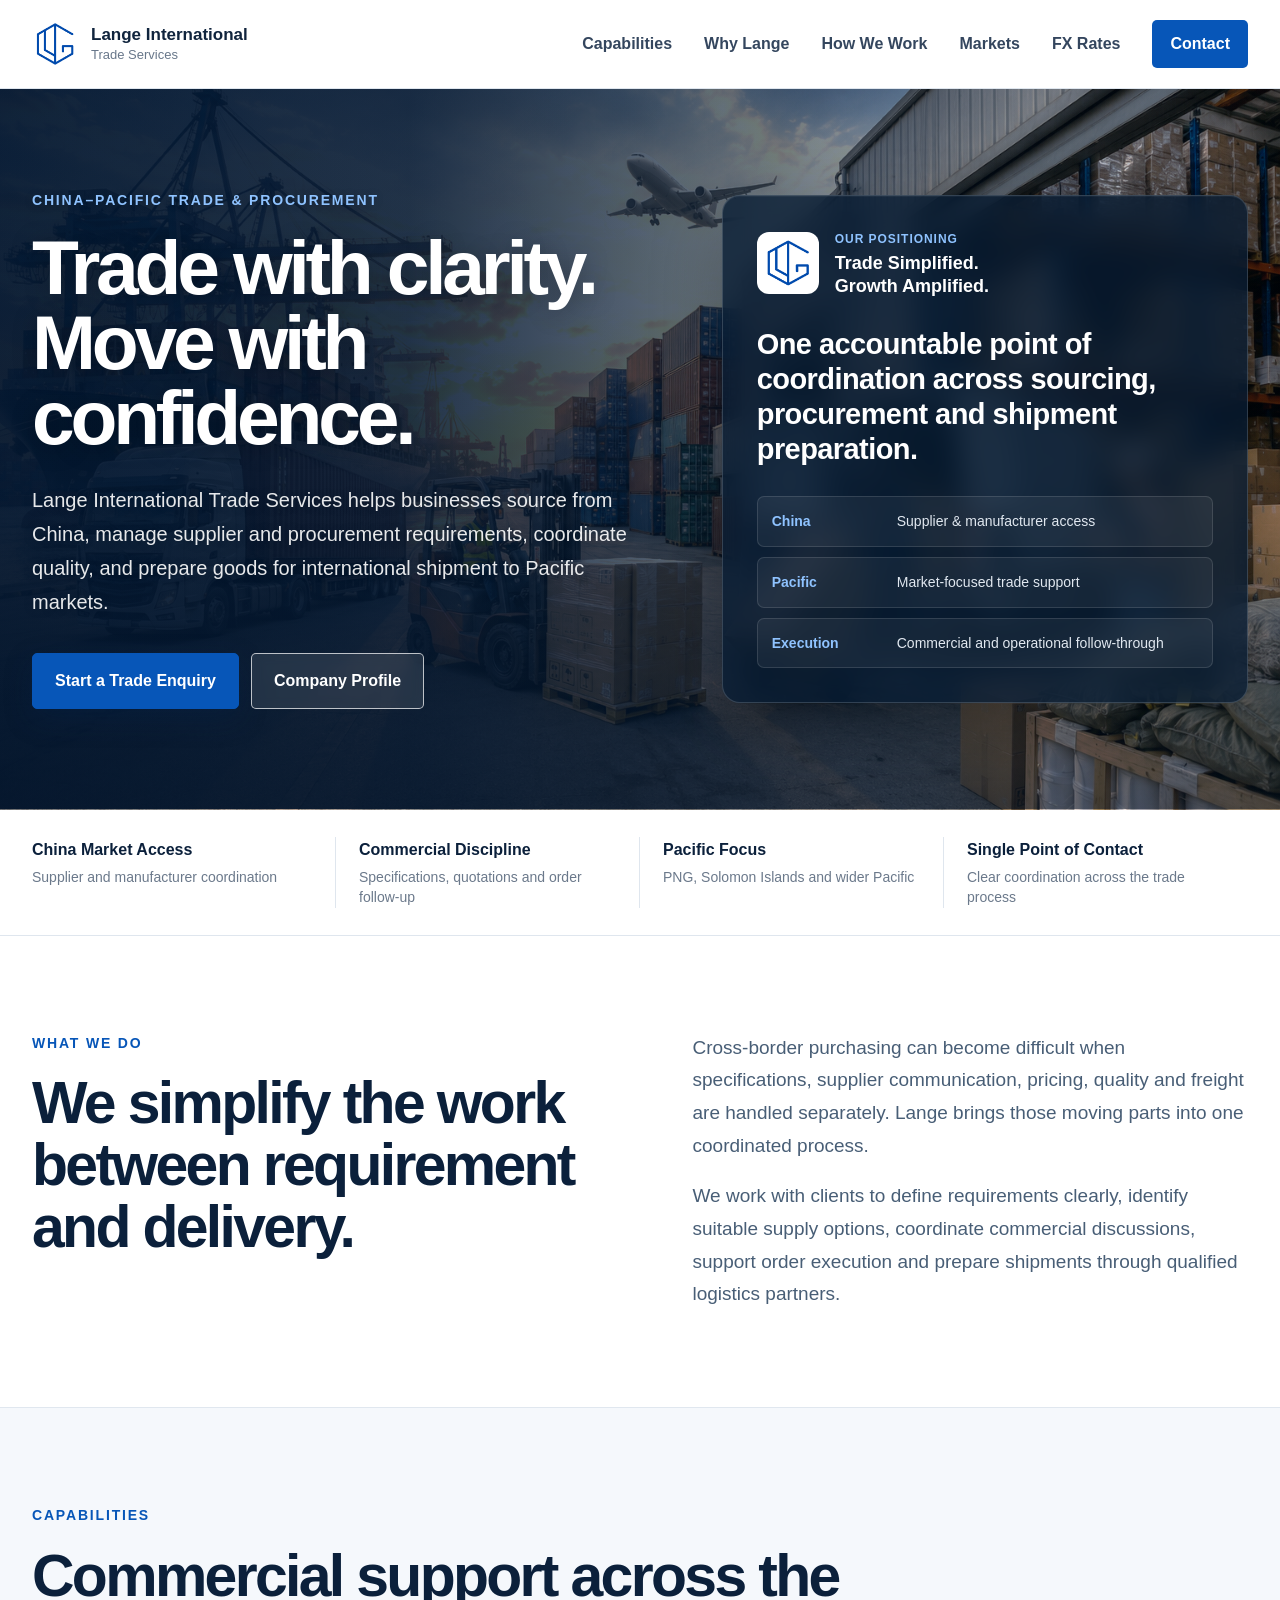
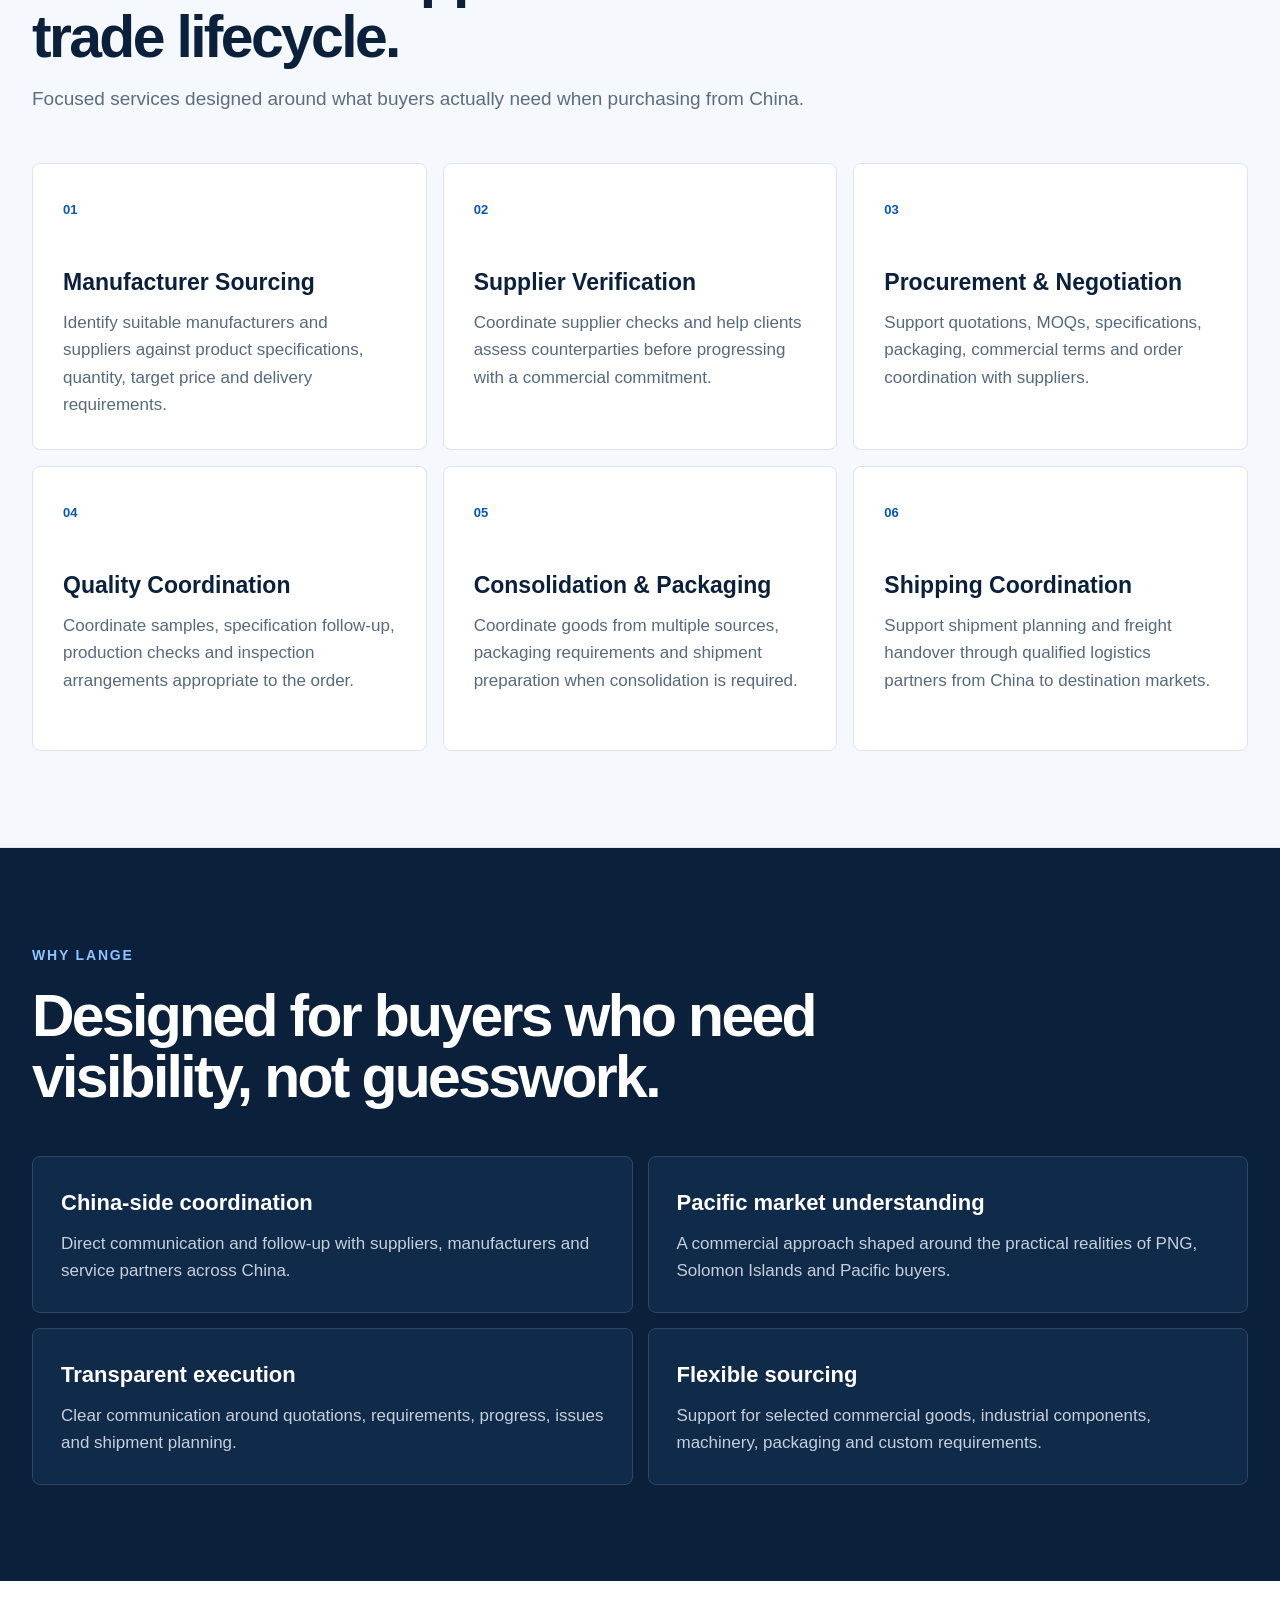
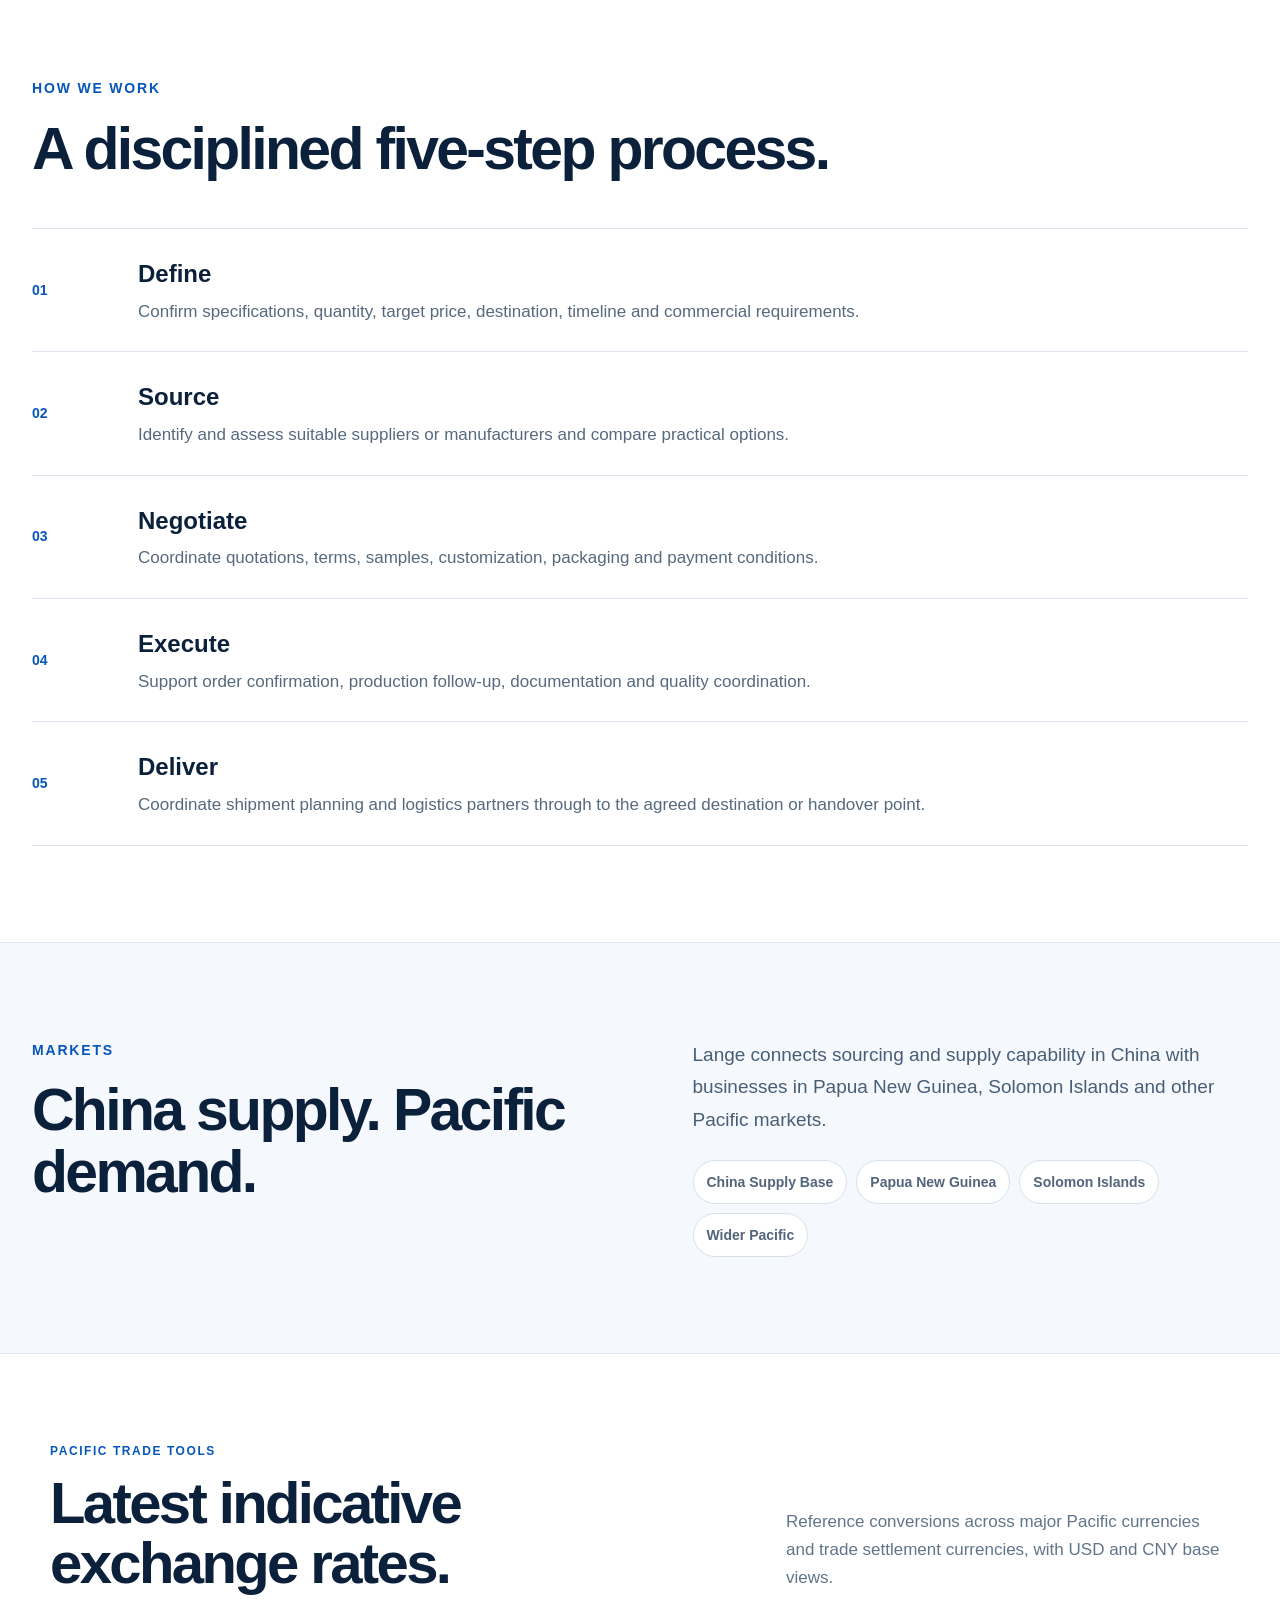
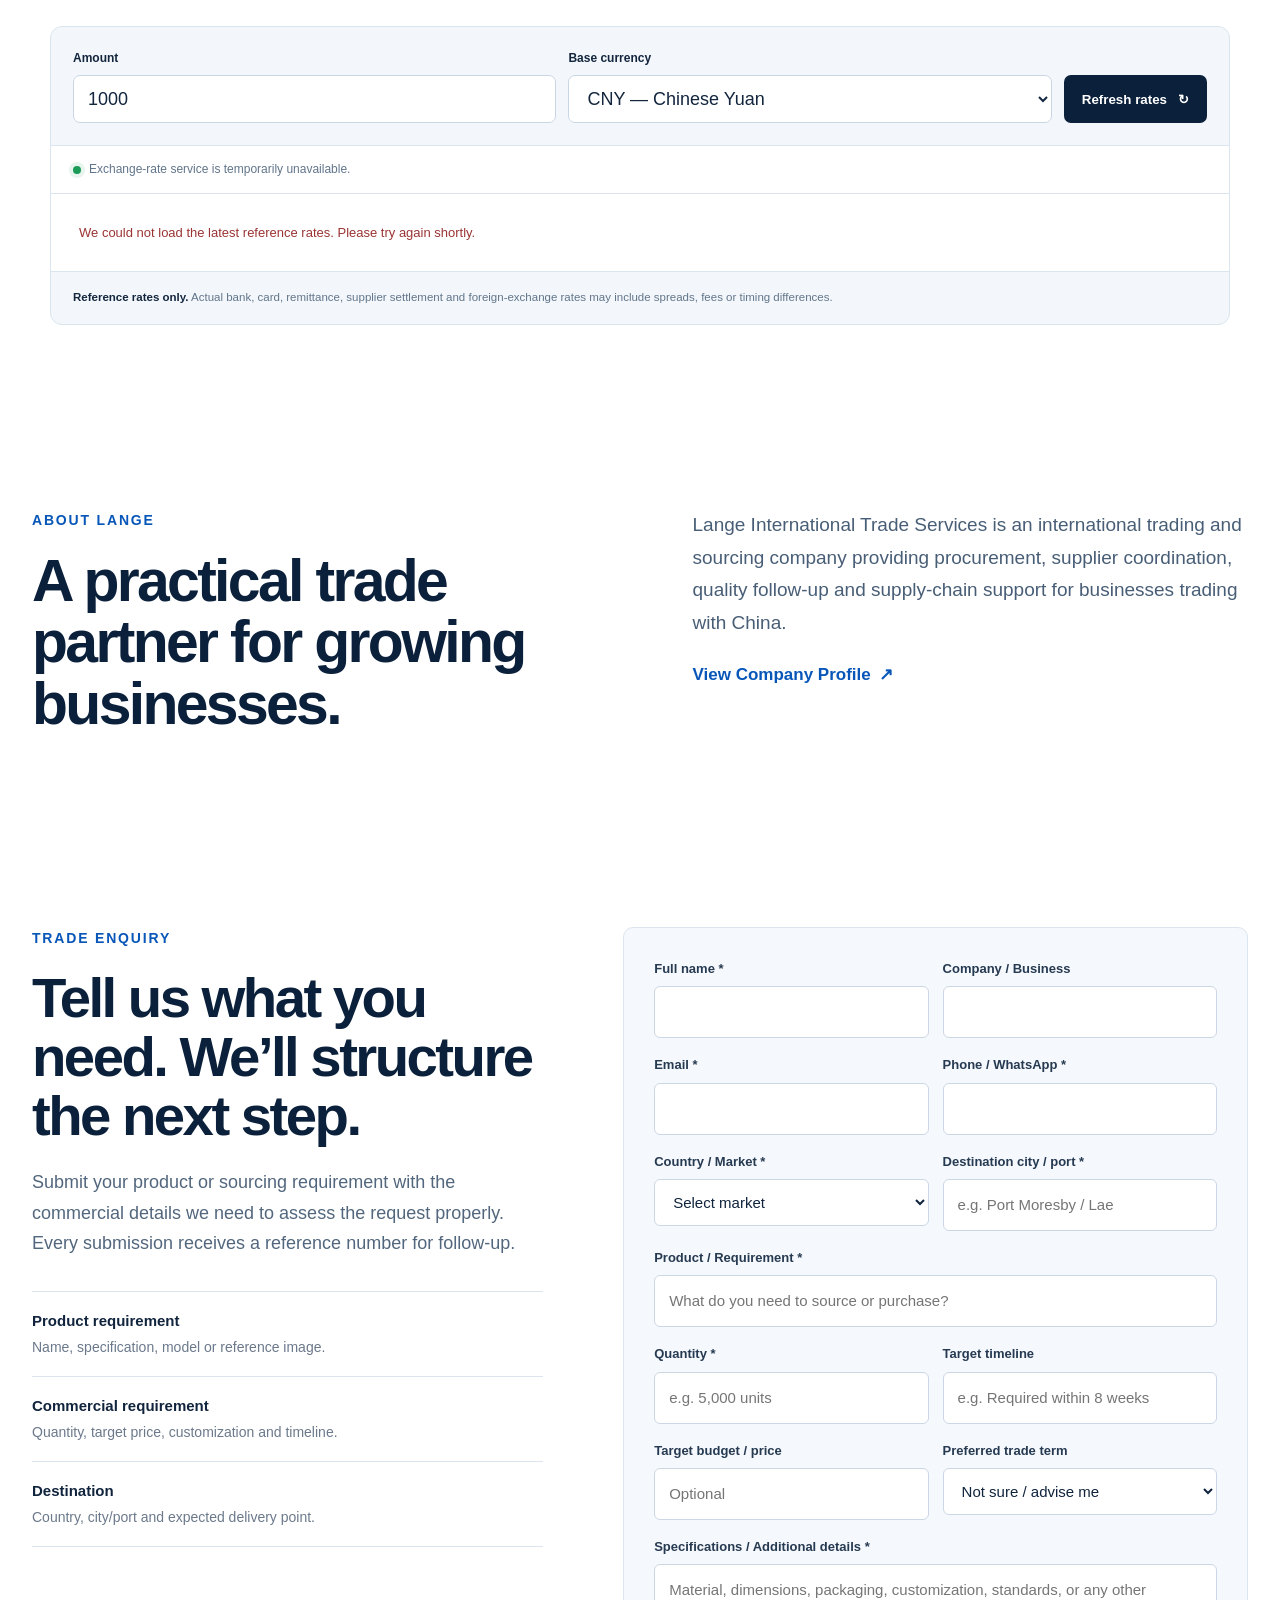
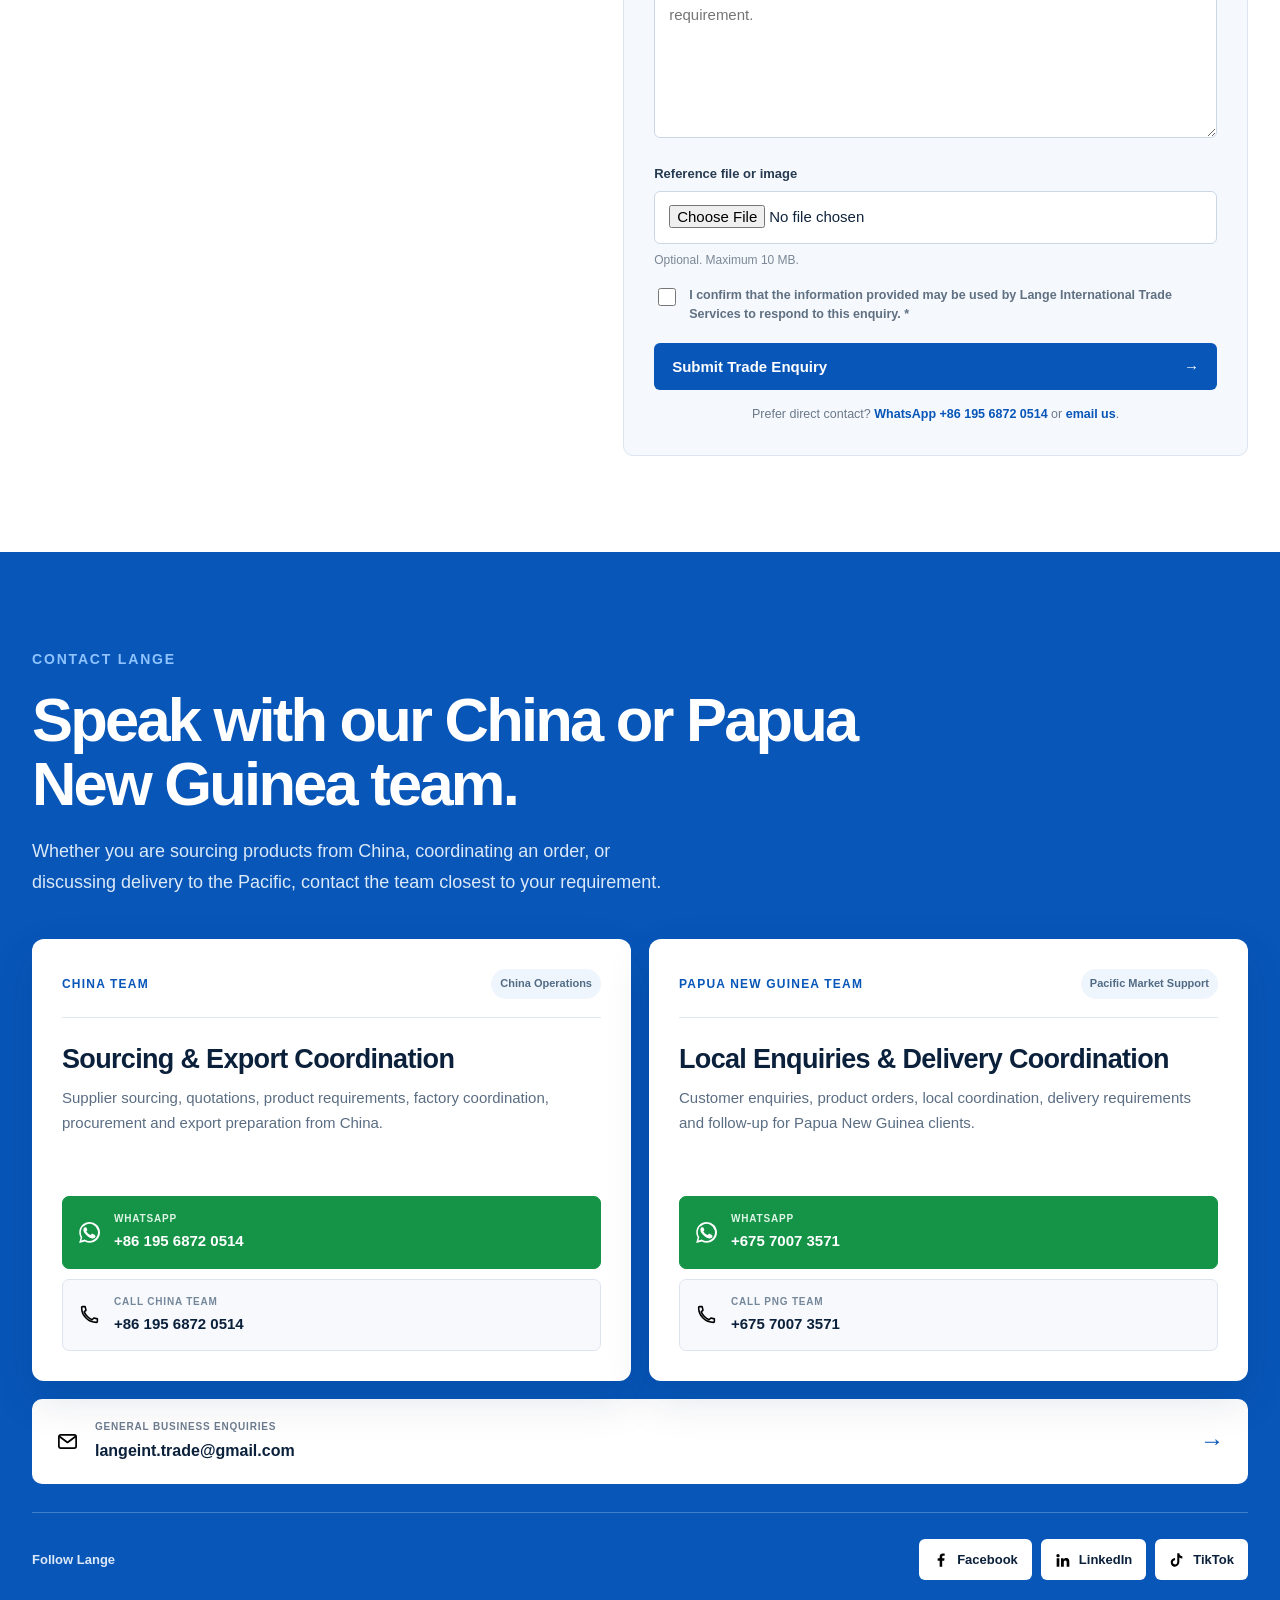
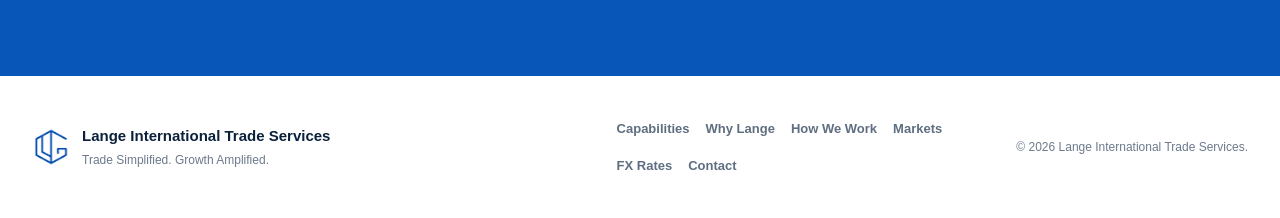
<file: index.html>
<!doctype html>
<html lang="en">
<head>
  <meta charset="utf-8">
  <meta name="viewport" content="width=device-width, initial-scale=1">
  <meta name="theme-color" content="#0756B8">
  <meta name="description" content="Lange International Trade Services helps Pacific businesses source, procure and coordinate goods from China with clearer supplier, quality and shipment management.">
  <meta property="og:title" content="Lange International Trade Services">
  <meta property="og:description" content="China–Pacific sourcing, procurement and supply-chain coordination.">
  <meta property="og:type" content="website">
  <meta property="og:image" content="images/logo.png">
  <title>Lange International Trade Services | China–Pacific Trade</title>
  <link rel="icon" href="images/favicon.png">
  <link rel="stylesheet" href="style.css">
</head>
<body>
<a class="skip" href="#main">Skip to content</a>

<header class="header">
  <div class="container nav">
    <a class="brand" href="#top" aria-label="Lange International Trade Services">
      <img src="images/logo.png" alt="Lange International Trade Services logo">
      <span><strong>Lange International</strong><small>Trade Services</small></span>
    </a>

    <button class="menu" type="button" aria-expanded="false" aria-controls="navigation" aria-label="Open navigation">
      <span></span><span></span><span></span>
    </button>

  <nav id="navigation">
  <a href="#capabilities">Capabilities</a>
  <a href="#why">Why Lange</a>
  <a href="#process">How We Work</a>
  <a href="#markets">Markets</a>
  <a href="#pacific-fx">FX Rates</a>
  <a class="nav-btn" href="#contact">Contact</a>
</nav>
  </div>
</header>

<main id="main">
  <section class="hero" id="top">
    <div class="container hero-grid">
      <div class="hero-content">
        <p class="kicker">CHINA–PACIFIC TRADE &amp; PROCUREMENT</p>
        <h1>Trade with clarity.<br>Move with confidence.</h1>
        <p class="hero-copy">
          Lange International Trade Services helps businesses source from China, manage supplier and procurement requirements,
          coordinate quality, and prepare goods for international shipment to Pacific markets.
        </p>
        <div class="hero-actions">
          <a class="button primary" href="#enquiry">Start a Trade Enquiry</a>
          <a class="button secondary" href="assets/Lange_International_Trade_Services_Company_Profile_2026.pdf" target="_blank" rel="noopener">Company Profile</a>
        </div>
      </div>

      <aside class="hero-aside">
        <div class="aside-brand">
          <img src="images/logo.png" alt="">
          <div><span>OUR POSITIONING</span><strong>Trade Simplified.<br>Growth Amplified.</strong></div>
        </div>
        <h2>One accountable point of coordination across sourcing, procurement and shipment preparation.</h2>
        <div class="aside-list">
          <div><strong>China</strong><span>Supplier &amp; manufacturer access</span></div>
          <div><strong>Pacific</strong><span>Market-focused trade support</span></div>
          <div><strong>Execution</strong><span>Commercial and operational follow-through</span></div>
        </div>
      </aside>
    </div>
  </section>

  <section class="proof">
    <div class="container proof-grid">
      <div><strong>China Market Access</strong><span>Supplier and manufacturer coordination</span></div>
      <div><strong>Commercial Discipline</strong><span>Specifications, quotations and order follow-up</span></div>
      <div><strong>Pacific Focus</strong><span>PNG, Solomon Islands and wider Pacific</span></div>
      <div><strong>Single Point of Contact</strong><span>Clear coordination across the trade process</span></div>
    </div>
  </section>

  <section class="section intro">
    <div class="container split">
      <div>
        <p class="kicker">WHAT WE DO</p>
        <h2>We simplify the work between requirement and delivery.</h2>
      </div>
      <div class="rich-copy">
        <p>
          Cross-border purchasing can become difficult when specifications, supplier communication, pricing, quality and freight
          are handled separately. Lange brings those moving parts into one coordinated process.
        </p>
        <p>
          We work with clients to define requirements clearly, identify suitable supply options, coordinate commercial discussions,
          support order execution and prepare shipments through qualified logistics partners.
        </p>
      </div>
    </div>
  </section>

  <section class="section soft" id="capabilities">
    <div class="container">
      <div class="section-heading">
        <p class="kicker">CAPABILITIES</p>
        <h2>Commercial support across the trade lifecycle.</h2>
        <p>Focused services designed around what buyers actually need when purchasing from China.</p>
      </div>

      <div class="cap-grid">
        <article>
          <span>01</span>
          <h3>Manufacturer Sourcing</h3>
          <p>Identify suitable manufacturers and suppliers against product specifications, quantity, target price and delivery requirements.</p>
        </article>
        <article>
          <span>02</span>
          <h3>Supplier Verification</h3>
          <p>Coordinate supplier checks and help clients assess counterparties before progressing with a commercial commitment.</p>
        </article>
        <article>
          <span>03</span>
          <h3>Procurement &amp; Negotiation</h3>
          <p>Support quotations, MOQs, specifications, packaging, commercial terms and order coordination with suppliers.</p>
        </article>
        <article>
          <span>04</span>
          <h3>Quality Coordination</h3>
          <p>Coordinate samples, specification follow-up, production checks and inspection arrangements appropriate to the order.</p>
        </article>
        <article>
          <span>05</span>
          <h3>Consolidation &amp; Packaging</h3>
          <p>Coordinate goods from multiple sources, packaging requirements and shipment preparation when consolidation is required.</p>
        </article>
        <article>
          <span>06</span>
          <h3>Shipping Coordination</h3>
          <p>Support shipment planning and freight handover through qualified logistics partners from China to destination markets.</p>
        </article>
      </div>
    </div>
  </section>

  <section class="section why" id="why">
    <div class="container">
      <div class="section-heading white-heading">
        <p class="kicker light">WHY LANGE</p>
        <h2>Designed for buyers who need visibility, not guesswork.</h2>
      </div>

      <div class="why-grid">
        <article><h3>China-side coordination</h3><p>Direct communication and follow-up with suppliers, manufacturers and service partners across China.</p></article>
        <article><h3>Pacific market understanding</h3><p>A commercial approach shaped around the practical realities of PNG, Solomon Islands and Pacific buyers.</p></article>
        <article><h3>Transparent execution</h3><p>Clear communication around quotations, requirements, progress, issues and shipment planning.</p></article>
        <article><h3>Flexible sourcing</h3><p>Support for selected commercial goods, industrial components, machinery, packaging and custom requirements.</p></article>
      </div>
    </div>
  </section>

  <section class="section" id="process">
    <div class="container">
      <div class="section-heading">
        <p class="kicker">HOW WE WORK</p>
        <h2>A disciplined five-step process.</h2>
      </div>

      <ol class="process">
        <li><b>01</b><div><h3>Define</h3><p>Confirm specifications, quantity, target price, destination, timeline and commercial requirements.</p></div></li>
        <li><b>02</b><div><h3>Source</h3><p>Identify and assess suitable suppliers or manufacturers and compare practical options.</p></div></li>
        <li><b>03</b><div><h3>Negotiate</h3><p>Coordinate quotations, terms, samples, customization, packaging and payment conditions.</p></div></li>
        <li><b>04</b><div><h3>Execute</h3><p>Support order confirmation, production follow-up, documentation and quality coordination.</p></div></li>
        <li><b>05</b><div><h3>Deliver</h3><p>Coordinate shipment planning and logistics partners through to the agreed destination or handover point.</p></div></li>
      </ol>
    </div>
  </section>

  <section class="section soft" id="markets">
    <div class="container split">
      <div>
        <p class="kicker">MARKETS</p>
        <h2>China supply. Pacific demand.</h2>
      </div>
      <div class="rich-copy">
        <p>
          Lange connects sourcing and supply capability in China with businesses in Papua New Guinea, Solomon Islands
          and other Pacific markets.
        </p>
        <div class="chips">
          <span>China Supply Base</span>
          <span>Papua New Guinea</span>
          <span>Solomon Islands</span>
          <span>Wider Pacific</span>
        </div>
      </div>
    </div>
  </section>
<section class="fx-section" id="pacific-fx" aria-labelledby="fx-title">
  <div class="fx-shell">
    <div class="fx-heading">
      <div>
        <p class="fx-eyebrow">PACIFIC TRADE TOOLS</p>
        <h2 id="fx-title">Latest indicative exchange rates.</h2>
      </div>
      <p>Reference conversions across major Pacific currencies and trade settlement currencies, with USD and CNY base views.</p>
    </div>

    <div class="fx-panel">
      <div class="fx-controls">
        <div class="fx-control">
          <label for="fxAmount">Amount</label>
          <input id="fxAmount" type="number" inputmode="decimal" min="0.01" step="0.01" value="1000">
        </div>

        <div class="fx-control">
          <label for="fxBase">Base currency</label>
          <select id="fxBase">
            <option value="CNY">CNY — Chinese Yuan</option>
            <option value="USD">USD — US Dollar</option>
          </select>
        </div>

        <button class="fx-refresh" id="fxRefresh" type="button">
          <span>Refresh rates</span><span aria-hidden="true">↻</span>
        </button>
      </div>

      <div class="fx-status-row">
        <div><span class="fx-live-dot" aria-hidden="true"></span><span id="fxStatus">Loading latest reference rates…</span></div>
        <span id="fxUpdated"></span>
      </div>

      <div class="fx-rate-grid" id="fxRateGrid" aria-live="polite"></div>

      <div class="fx-note"><strong>Reference rates only.</strong> Actual bank, card, remittance, supplier settlement and foreign-exchange rates may include spreads, fees or timing differences.</div>
    </div>
  </div>
</section>

  <section class="section about">
    <div class="container split">
      <div>
        <p class="kicker">ABOUT LANGE</p>
        <h2>A practical trade partner for growing businesses.</h2>
      </div>
      <div class="rich-copy">
        <p>
          Lange International Trade Services is an international trading and sourcing company providing procurement,
          supplier coordination, quality follow-up and supply-chain support for businesses trading with China.
        </p>
        <a class="profile-link" href="assets/Lange_International_Trade_Services_Company_Profile_2026.pdf" target="_blank" rel="noopener">View Company Profile <span>↗</span></a>
      </div>
    </div>
  </section>

  <section class="section enquiry-section" id="enquiry">
<div class="container enquiry-grid">
<div class="enquiry-intro">
<p class="kicker">TRADE ENQUIRY</p>
<h2>Tell us what you need. We’ll structure the next step.</h2>
<p>Submit your product or sourcing requirement with the commercial details we need to assess the request properly. Every submission receives a reference number for follow-up.</p>
<div class="enquiry-guidance">
<div><strong>Product requirement</strong><span>Name, specification, model or reference image.</span></div>
<div><strong>Commercial requirement</strong><span>Quantity, target price, customization and timeline.</span></div>
<div><strong>Destination</strong><span>Country, city/port and expected delivery point.</span></div>
</div>
</div>

<form class="trade-form" id="tradeEnquiryForm" novalidate>
<div class="form-status" id="formStatus" aria-live="polite"></div>

<div class="form-row two">
<label><span>Full name *</span><input type="text" name="full_name" autocomplete="name" required></label>
<label><span>Company / Business</span><input type="text" name="company" autocomplete="organization"></label>
</div>

<div class="form-row two">
<label><span>Email *</span><input type="email" name="email" autocomplete="email" required></label>
<label><span>Phone / WhatsApp *</span><input type="tel" name="phone" autocomplete="tel" required></label>
</div>

<div class="form-row two">
<label><span>Country / Market *</span>
<select name="country" required>
<option value="">Select market</option>
<option>Papua New Guinea</option>
<option>Solomon Islands</option>
<option>China</option>
<option>Other Pacific Market</option>
<option>Other</option>
</select></label>
<label><span>Destination city / port *</span><input type="text" name="destination" placeholder="e.g. Port Moresby / Lae" required></label>
</div>

<div class="form-row">
<label><span>Product / Requirement *</span><input type="text" name="product" placeholder="What do you need to source or purchase?" required></label>
</div>

<div class="form-row two">
<label><span>Quantity *</span><input type="text" name="quantity" placeholder="e.g. 5,000 units" required></label>
<label><span>Target timeline</span><input type="text" name="timeline" placeholder="e.g. Required within 8 weeks"></label>
</div>

<div class="form-row two">
<label><span>Target budget / price</span><input type="text" name="budget" placeholder="Optional"></label>
<label><span>Preferred trade term</span>
<select name="incoterm">
<option value="">Not sure / advise me</option><option>EXW</option><option>FOB</option><option>CIF</option><option>CFR</option><option>DAP</option><option>DDP</option><option>Other</option>
</select></label>
</div>

<div class="form-row">
<label><span>Specifications / Additional details *</span><textarea name="details" rows="6" placeholder="Material, dimensions, packaging, customization, standards, or any other requirement." required></textarea></label>
</div>

<div class="form-row">
<label class="file-field"><span>Reference file or image</span><input type="file" name="attachment" accept=".pdf,.png,.jpg,.jpeg,.webp,.doc,.docx,.xls,.xlsx"><small>Optional. Maximum 10 MB.</small></label>
</div>

<label class="consent"><input type="checkbox" name="consent" required><span>I confirm that the information provided may be used by Lange International Trade Services to respond to this enquiry. *</span></label>

<button class="submit-button" type="submit"><span>Submit Trade Enquiry</span><span aria-hidden="true">→</span></button>
<p class="form-note">Prefer direct contact? <a href="https://wa.me/8619568720514" target="_blank" rel="noopener">WhatsApp +86 195 6872 0514</a> or <a href="mailto:langeint.trade@gmail.com">email us</a>.</p>
</form>
</div>
</section>
<section class="contact" id="contact">
  <div class="container">

    <div class="contact-heading">
      <p class="kicker light">CONTACT LANGE</p>
      <h2>Speak with our China or Papua New Guinea team.</h2>
      <p>
        Whether you are sourcing products from China, coordinating an order,
        or discussing delivery to the Pacific, contact the team closest to
        your requirement.
      </p>
    </div>

    <div class="regional-contact-grid">

      <!-- CHINA TEAM -->
      <article class="regional-contact-card">
        <div class="regional-contact-top">
          <span class="region-label">CHINA TEAM</span>
          <span class="region-status">China Operations</span>
        </div>

        <h3>Sourcing &amp; Export Coordination</h3>

        <p class="regional-contact-description">
          Supplier sourcing, quotations, product requirements, factory
          coordination, procurement and export preparation from China.
        </p>

        <div class="regional-actions">
          <a
            class="regional-action whatsapp-action"
            href="https://wa.me/8619568720514"
            target="_blank"
            rel="noopener"
          >
            <img src="images/whatsapp.svg" alt="">
            <span>
              <small>WHATSAPP</small>
              <strong>+86 195 6872 0514</strong>
            </span>
          </a>

          <a
            class="regional-action"
            href="tel:+8619568720514"
          >
            <img src="images/phone.svg" alt="">
            <span>
              <small>CALL CHINA TEAM</small>
              <strong>+86 195 6872 0514</strong>
            </span>
          </a>
        </div>
      </article>

      <!-- PNG TEAM -->
      <article class="regional-contact-card">
        <div class="regional-contact-top">
          <span class="region-label">PAPUA NEW GUINEA TEAM</span>
          <span class="region-status">Pacific Market Support</span>
        </div>

        <h3>Local Enquiries &amp; Delivery Coordination</h3>

        <p class="regional-contact-description">
          Customer enquiries, product orders, local coordination, delivery
          requirements and follow-up for Papua New Guinea clients.
        </p>

        <div class="regional-actions">
          <a
            class="regional-action whatsapp-action"
            href="https://wa.me/67570073571"
            target="_blank"
            rel="noopener"
          >
            <img src="images/whatsapp.svg" alt="">
            <span>
              <small>WHATSAPP</small>
              <strong>+675 7007 3571</strong>
            </span>
          </a>

          <a
            class="regional-action"
            href="tel:+67570073571"
          >
            <img src="images/phone.svg" alt="">
            <span>
              <small>CALL PNG TEAM</small>
              <strong>+675 7007 3571</strong>
            </span>
          </a>
        </div>
      </article>

    </div>

    <!-- EMAIL -->
    <div class="contact-email-row">
      <a class="contact-email-card" href="mailto:langeint.trade@gmail.com">
        <img src="images/email.svg" alt="">
        <span>
          <small>GENERAL BUSINESS ENQUIRIES</small>
          <strong>langeint.trade@gmail.com</strong>
        </span>
        <span class="contact-arrow">→</span>
      </a>
    </div>

    <!-- SOCIAL -->
    <div class="contact-social-row">
      <span>Follow Lange</span>

      <div class="contact-social-links">
        <a
          href="https://www.facebook.com/share/19MBh39Ebe/?mibextid=wwXIfr"
          target="_blank"
          rel="noopener"
        >
          <img src="images/facebook.svg" alt="">
          Facebook
        </a>

        <a
          href="https://www.linkedin.com/company/lange-international-trade-services/?viewAsMember=true"
          target="_blank"
          rel="noopener"
        >
          <img src="images/linkedin.svg" alt="">
          LinkedIn
        </a>

        <a
          href="https://www.tiktok.com/@lange_675?_r=1&_t=ZS-99CObnRHprh"
          target="_blank"
          rel="noopener"
        >
          <img src="images/tiktok.svg" alt="">
          TikTok
        </a>
      </div>
    </div>

  </div>
</section>
</main>

<footer class="footer">
  <div class="container footer-grid">
    <div class="footer-brand">
      <img src="images/logo.png" alt="">
      <div><strong>Lange International Trade Services</strong><span>Trade Simplified. Growth Amplified.</span></div>
    </div>

<nav aria-label="Footer">
  <a href="#capabilities">Capabilities</a>
  <a href="#why">Why Lange</a>
  <a href="#process">How We Work</a>
  <a href="#markets">Markets</a>
  <a href="#pacific-fx">FX Rates</a>
  <a href="#contact">Contact</a>
</nav>

    <p>© <span id="year"></span> Lange International Trade Services.</p>
  </div>
</footer>
<script src="script.js"></script>
</body>
</html>
</file>
<file: style.css>
*{
  box-sizing:border-box
}

html{
  scroll-behavior:smooth;
  scroll-padding-top:92px
}

body{
  margin:0;
  font-family:"Segoe UI","Helvetica Neue",Arial,sans-serif;
  color:#11243d;
  background:#fff;
  font-size:18px;
  line-height:1.62;
  -webkit-font-smoothing:antialiased
}

img{
  display:block;
  max-width:100%
}

a{
  color:inherit
}

.container{
  width:min(1240px,calc(100% - 64px));
  margin:auto
}

.skip{
  position:fixed;
  left:16px;
  top:-60px;
  z-index:1000;
  background:#0b203b;
  color:#fff;
  padding:10px 14px;
  text-decoration:none;
  border-radius:5px
}

.skip:focus{
  top:16px
}


/* ============================================================
HEADER / NAVIGATION
============================================================= */

.header{
  position:sticky;
  top:0;
  z-index:100;
  background:rgba(255,255,255,.97);
  backdrop-filter:blur(14px);
  border-bottom:1px solid #dfe6ee
}

.nav{
  height:88px;
  display:flex;
  align-items:center;
  justify-content:space-between
}

.brand{
  display:flex;
  align-items:center;
  gap:13px;
  text-decoration:none
}

.brand img{
  width:46px;
  height:46px;
  object-fit:contain
}

.brand span{
  display:flex;
  flex-direction:column;
  line-height:1.1
}

.brand strong{
  font-size:17px;
  color:#10243d
}

.brand small{
  font-size:13px;
  color:#68778a;
  margin-top:4px
}

.nav nav{
  display:flex;
  align-items:center;
  gap:32px
}

.nav nav a{
  text-decoration:none;
  color:#34465e;
  font-size:16px;
  font-weight:650
}

.nav nav a:hover{
  color:#0756b8
}

.nav-btn{
  padding:11px 18px;
  background:#0756b8;
  color:#fff!important;
  border-radius:5px
}

.menu{
  display:none;
  width:46px;
  height:46px;
  border:1px solid #d5dde7;
  border-radius:6px;
  background:#fff;
  padding:10px
}

.menu span{
  display:block;
  height:2px;
  background:#10243d;
  margin:5px 0
}


/* ============================================================
LANGE HOMEPAGE HERO — PHOTOGRAPHIC VERSION
============================================================= */

.hero{
  position:relative;
  isolation:isolate;
  overflow:hidden;
  border-bottom:1px solid rgba(255,255,255,.14);

  background:
    linear-gradient(
      90deg,
      rgba(4,24,49,.95) 0%,
      rgba(4,24,49,.88) 32%,
      rgba(4,24,49,.58) 58%,
      rgba(4,24,49,.25) 82%,
      rgba(4,24,49,.14) 100%
    ),
    url("images/lange-logistics-hero.png");

  background-size:cover;
  background-position:center center;
  background-repeat:no-repeat
}

.hero::after{
  content:"";
  position:absolute;
  inset:0;
  z-index:-1;
  pointer-events:none;

  background:linear-gradient(
    180deg,
    rgba(3,18,38,.06) 0%,
    rgba(3,18,38,.02) 55%,
    rgba(3,18,38,.40) 100%
  )
}

.hero-grid{
  min-height:720px;
  padding:88px 0;
  display:grid;
  grid-template-columns:1.08fr .92fr;
  gap:72px;
  align-items:center
}

.hero-content{
  position:relative;
  z-index:2;
  max-width:760px
}

.kicker{
  margin:0 0 18px;
  color:#0756b8;
  font-size:14px;
  font-weight:800;
  letter-spacing:.13em
}

.hero .kicker{
  color:#8fc3ff;
  text-shadow:0 1px 10px rgba(0,0,0,.18)
}

.hero h1{
  margin:0;
  color:#fff;
  font-size:clamp(60px,6vw,88px);
  line-height:.98;
  letter-spacing:-.055em;
  font-weight:760;
  text-shadow:0 3px 24px rgba(0,0,0,.28)
}

.hero-copy{
  max-width:720px;
  margin:28px 0 0;
  color:rgba(255,255,255,.90);
  font-size:20px;
  line-height:1.7;
  text-shadow:0 1px 12px rgba(0,0,0,.18)
}

.hero-actions{
  display:flex;
  flex-wrap:wrap;
  gap:12px;
  margin-top:34px
}

.button{
  display:inline-flex;
  align-items:center;
  justify-content:center;
  min-height:52px;
  padding:14px 22px;
  border-radius:5px;
  text-decoration:none;
  font-size:16px;
  font-weight:750
}

.primary{
  background:#0756b8;
  color:#fff
}

.primary:hover{
  background:#064796
}

.secondary{
  background:#fff;
  border:1px solid #cbd7e4;
  color:#14283f
}

.hero .button{
  backdrop-filter:blur(6px);
  -webkit-backdrop-filter:blur(6px)
}

.hero .primary{
  background:#0756b8;
  border:1px solid #0756b8;
  color:#fff;
  box-shadow:0 10px 28px rgba(0,34,80,.25)
}

.hero .primary:hover{
  background:#064796;
  border-color:#064796
}

.hero .secondary{
  background:rgba(255,255,255,.10);
  border:1px solid rgba(255,255,255,.70);
  color:#fff
}

.hero .secondary:hover{
  background:#fff;
  border-color:#fff;
  color:#0b203b
}

.hero-aside{
  position:relative;
  z-index:2;
  background:rgba(7,27,51,.78);
  color:#fff;
  border:1px solid rgba(255,255,255,.16);
  border-radius:18px;
  padding:34px;

  box-shadow:
    0 28px 70px rgba(0,0,0,.28),
    inset 0 1px 0 rgba(255,255,255,.04);

  backdrop-filter:blur(14px);
  -webkit-backdrop-filter:blur(14px)
}

.aside-brand{
  display:flex;
  gap:16px;
  align-items:center
}

.aside-brand img{
  width:62px;
  height:62px;
  background:#fff;
  border-radius:12px;
  padding:6px
}

.aside-brand span{
  display:block;
  color:#8fc3ff;
  font-size:12px;
  font-weight:800;
  letter-spacing:.08em
}

.aside-brand strong{
  display:block;
  font-size:18px;
  line-height:1.25;
  margin-top:3px
}

.hero-aside h2{
  font-size:29px;
  line-height:1.2;
  letter-spacing:-.02em;
  margin:30px 0
}

.aside-list{
  display:grid;
  gap:10px
}

.aside-list div{
  display:grid;
  grid-template-columns:110px 1fr;
  gap:15px;
  padding:13px 14px;
  border:1px solid rgba(255,255,255,.12);
  border-radius:7px;
  background:rgba(255,255,255,.055)
}

.aside-list strong{
  font-size:14px;
  color:#8fc3ff
}

.aside-list span{
  font-size:14px;
  color:#e1e8f0
}


/* ============================================================
PROOF BAR
============================================================= */

.proof{
  border-bottom:1px solid #dfe6ee;
  background:#fff
}

.proof-grid{
  display:grid;
  grid-template-columns:repeat(4,1fr);
  padding:27px 0
}

.proof-grid div{
  padding:0 23px;
  border-right:1px solid #dfe6ee
}

.proof-grid div:first-child{
  padding-left:0
}

.proof-grid div:last-child{
  border-right:0
}

.proof-grid strong,
.proof-grid span{
  display:block
}

.proof-grid strong{
  font-size:16px;
  color:#0b203b
}

.proof-grid span{
  font-size:14px;
  color:#6b798b;
  margin-top:4px;
  line-height:1.45
}


/* ============================================================
GENERAL SECTIONS
============================================================= */

.section{
  padding:96px 0
}

.soft{
  background:#f5f8fc;
  border-top:1px solid #e0e7ef;
  border-bottom:1px solid #e0e7ef
}

.split{
  display:grid;
  grid-template-columns:1fr 1fr;
  gap:105px;
  align-items:start
}

.split h2,
.section-heading h2,
.contact h2{
  margin:0;
  color:#0b203b;
  font-size:clamp(44px,4.6vw,64px);
  line-height:1.05;
  letter-spacing:-.045em
}

.rich-copy{
  color:#485e76;
  font-size:19px;
  line-height:1.72
}

.rich-copy p{
  margin:0
}

.rich-copy p+p{
  margin-top:18px
}

.section-heading{
  max-width:820px;
  margin-bottom:48px
}

.section-heading>p:last-child{
  color:#5c6d81;
  font-size:19px;
  margin:16px 0 0
}


/* ============================================================
CAPABILITIES
============================================================= */

.cap-grid{
  display:grid;
  grid-template-columns:repeat(3,1fr);
  gap:16px
}

.cap-grid article{
  min-height:285px;
  padding:30px;
  background:#fff;
  border:1px solid #dce5ef;
  border-radius:8px
}

.cap-grid span{
  font-size:13px;
  color:#0756b8;
  font-weight:800
}

.cap-grid h3{
  font-size:23px;
  line-height:1.25;
  margin:45px 0 12px;
  color:#0b203b
}

.cap-grid p{
  font-size:17px;
  line-height:1.62;
  color:#56697e;
  margin:0
}


/* ============================================================
WHY LANGE
============================================================= */

.why{
  background:#0b203b;
  color:#fff
}

.white-heading h2{
  color:#fff
}

.light{
  color:#8fc3ff!important
}

.why-grid{
  display:grid;
  grid-template-columns:repeat(2,1fr);
  gap:15px
}

.why-grid article{
  padding:28px;
  border:1px solid #2d4764;
  border-radius:8px;
  background:#102a49
}

.why-grid h3{
  font-size:22px;
  margin:0 0 9px
}

.why-grid p{
  font-size:17px;
  color:#c5d0dc;
  margin:0;
  line-height:1.6
}


/* ============================================================
PROCESS
============================================================= */

.process{
  list-style:none;
  margin:0;
  padding:0;
  border-top:1px solid #dce5ef
}

.process li{
  display:grid;
  grid-template-columns:86px 1fr;
  gap:20px;
  padding:26px 0;
  border-bottom:1px solid #dce5ef;
  align-items:center
}

.process b{
  font-size:14px;
  color:#0756b8
}

.process h3{
  font-size:24px;
  margin:0 0 4px;
  color:#0b203b
}

.process p{
  font-size:17px;
  color:#56697e;
  margin:0
}


/* ============================================================
MARKETS
============================================================= */

.chips{
  display:flex;
  flex-wrap:wrap;
  gap:9px;
  margin-top:23px
}

.chips span{
  padding:9px 13px;
  background:#fff;
  border:1px solid #d7e1ec;
  border-radius:999px;
  color:#52657a;
  font-size:14px;
  font-weight:650
}

.profile-link{
  display:inline-flex;
  gap:8px;
  align-items:center;
  margin-top:20px;
  text-decoration:none;
  color:#0756b8;
  font-weight:750;
  font-size:17px
}


/* ============================================================
ORIGINAL CONTACT SUPPORT RULES
============================================================= */

.contact{
  background:#0756b8;
  color:#fff;
  padding:90px 0
}

.contact-grid{
  display:grid;
  grid-template-columns:1.05fr .95fr;
  gap:85px;
  align-items:center
}

.contact h2{
  color:#fff
}

.contact>div>div:first-child>p:last-child{
  color:#dce9f8;
  font-size:18px;
  line-height:1.7;
  max-width:650px
}

.contact-card{
  display:grid;
  gap:11px
}

.contact-link{
  display:flex;
  align-items:center;
  gap:15px;
  padding:15px 17px;
  background:#fff;
  color:#0b203b;
  text-decoration:none;
  border-radius:6px
}

.contact-link img{
  width:21px;
  height:21px;
  object-fit:contain;
  color:#0756b8
}

.contact-link span{
  display:flex;
  flex-direction:column
}

.contact-link small{
  font-size:11px;
  letter-spacing:.08em;
  color:#6c7a8d
}

.contact-link strong{
  font-size:15px
}

.whatsapp{
  background:#159447;
  color:#fff
}

.whatsapp small{
  color:#dff5e7
}

.whatsapp img{
  filter:brightness(0) invert(1)
}

.social{
  display:grid;
  grid-template-columns:repeat(3,1fr);
  gap:9px
}

.social a{
  display:flex;
  align-items:center;
  justify-content:center;
  gap:8px;
  padding:11px 10px;
  background:#fff;
  color:#0b203b;
  text-decoration:none;
  border-radius:6px;
  font-size:14px;
  font-weight:700
}

.social img{
  width:17px;
  height:17px
}


/* ============================================================
FOOTER
============================================================= */

.footer{
  padding:42px 0;
  background:#fff
}

.footer-grid{
  display:grid;
  grid-template-columns:1.2fr .8fr auto;
  gap:30px;
  align-items:center
}

.footer-brand{
  display:flex;
  align-items:center;
  gap:12px
}

.footer-brand img{
  width:38px;
  height:38px
}

.footer-brand strong,
.footer-brand span{
  display:block
}

.footer-brand strong{
  font-size:15px;
  color:#0b203b
}

.footer-brand span{
  font-size:12px;
  color:#6c7a8d;
  margin-top:3px
}

.footer nav{
  display:flex;
  flex-wrap:wrap;
  gap:16px
}

.footer nav a{
  text-decoration:none;
  color:#5f6e80;
  font-size:13px;
  font-weight:650
}

.footer p{
  font-size:12px;
  color:#6c7a8d;
  margin:0
}


/* ============================================================
TABLET RESPONSIVE
============================================================= */

@media(max-width:960px){

  .menu{
    display:block
  }

  .nav nav{
    display:none;
    position:absolute;
    top:88px;
    left:0;
    right:0;
    background:#fff;
    border-bottom:1px solid #dfe6ee;
    padding:18px 24px;
    flex-direction:column;
    align-items:stretch;
    gap:5px
  }

  .nav nav.open{
    display:flex
  }

  .nav nav a{
    padding:10px
  }

  .hero{
    background-position:58% center
  }

  .hero-grid,
  .split,
  .contact-grid{
    grid-template-columns:1fr;
    gap:45px
  }

  .hero-grid{
    min-height:auto;
    padding:76px 0
  }

  .hero-aside{
    max-width:680px
  }

  .proof-grid{
    grid-template-columns:repeat(2,1fr)
  }

  .proof-grid div{
    border-bottom:1px solid #dfe6ee;
    padding:15px 18px
  }

  .proof-grid div:nth-last-child(-n+2){
    border-bottom:0
  }

  .cap-grid{
    grid-template-columns:repeat(2,1fr)
  }

  .footer-grid{
    grid-template-columns:1fr
  }

  .why-grid{
    grid-template-columns:1fr
  }

}


/* ============================================================
MOBILE RESPONSIVE
============================================================= */

@media(max-width:650px){

  body{
    font-size:17px
  }

  .container{
    width:min(100% - 32px,1240px)
  }

  .nav{
    height:78px
  }

  .nav nav{
    top:78px
  }

  .brand img{
    width:40px;
    height:40px
  }

  .hero{
    background:
      linear-gradient(
        90deg,
        rgba(4,24,49,.97) 0%,
        rgba(4,24,49,.90) 48%,
        rgba(4,24,49,.63) 100%
      ),
      url("images/lange-logistics-hero.png");

    background-size:cover;
    background-position:64% center;
    background-repeat:no-repeat
  }

  .hero-grid{
    padding:62px 0
  }

  .hero h1{
    font-size:48px
  }

  .hero-copy{
    font-size:18px;
    color:rgba(255,255,255,.90)
  }

  .hero-aside{
    padding:25px;
    background:rgba(7,27,51,.86)
  }

  .hero-aside h2{
    font-size:26px
  }

  .aside-list div{
    grid-template-columns:90px 1fr
  }

  .proof-grid{
    grid-template-columns:1fr
  }

  .proof-grid div,
  .proof-grid div:nth-last-child(-n+2){
    border-bottom:1px solid #dfe6ee
  }

  .proof-grid div:last-child{
    border-bottom:0
  }

  .section{
    padding:70px 0
  }

  .split h2,
  .section-heading h2,
  .contact h2{
    font-size:40px
  }

  .rich-copy{
    font-size:17px
  }

  .cap-grid{
    grid-template-columns:1fr
  }

  .cap-grid article{
    min-height:auto
  }

  .cap-grid h3{
    margin-top:32px
  }

  .process li{
    grid-template-columns:55px 1fr
  }

  .social{
    grid-template-columns:1fr
  }

  .contact{
    padding:70px 0
  }

  .footer nav{
    gap:12px
  }

}


/* ============================================================
TRADE ENQUIRY
============================================================= */

.enquiry-section{
  background:#fff
}

.enquiry-grid{
  display:grid;
  grid-template-columns:.9fr 1.1fr;
  gap:80px;
  align-items:start
}

.enquiry-intro h2{
  margin:0;
  color:#0b203b;
  font-size:clamp(44px,4.4vw,62px);
  line-height:1.05;
  letter-spacing:-.045em
}

.enquiry-intro>p:not(.kicker){
  font-size:18px;
  line-height:1.7;
  color:#52677d;
  margin:22px 0 0
}

.enquiry-guidance{
  margin-top:32px;
  border-top:1px solid #dce5ef
}

.enquiry-guidance div{
  padding:17px 0;
  border-bottom:1px solid #dce5ef
}

.enquiry-guidance strong,
.enquiry-guidance span{
  display:block
}

.enquiry-guidance strong{
  font-size:15px
}

.enquiry-guidance span{
  font-size:14px;
  color:#6b798b;
  margin-top:3px
}

.trade-form{
  background:#f5f8fc;
  border:1px solid #dce5ef;
  border-radius:10px;
  padding:30px
}

.form-row{
  display:grid;
  gap:14px;
  margin-bottom:16px
}

.form-row.two{
  grid-template-columns:1fr 1fr
}

.trade-form label>span{
  display:block;
  font-size:13px;
  font-weight:750;
  color:#263a51;
  margin-bottom:7px
}

.trade-form input,
.trade-form select,
.trade-form textarea{
  width:100%;
  border:1px solid #cbd7e4;
  background:#fff;
  border-radius:6px;
  padding:13px 14px;
  color:#10243d;
  font:inherit;
  font-size:15px;
  outline:none
}

.trade-form input:focus,
.trade-form select:focus,
.trade-form textarea:focus{
  border-color:#0756b8;
  box-shadow:0 0 0 3px rgba(7,86,184,.10)
}

.trade-form textarea{
  resize:vertical;
  min-height:145px
}

.file-field small{
  display:block;
  color:#7b8796;
  font-size:12px;
  margin-top:7px
}

.consent{
  display:flex;
  gap:10px;
  align-items:flex-start;
  margin:4px 0 20px
}

.consent input{
  width:18px;
  height:18px;
  flex:0 0 18px;
  margin-top:2px
}

.consent span{
  font-size:12.5px!important;
  line-height:1.5;
  color:#5f7082!important;
  margin:0!important
}

.submit-button{
  width:100%;
  display:flex;
  justify-content:space-between;
  align-items:center;
  border:0;
  border-radius:6px;
  background:#0756b8;
  color:#fff;
  padding:15px 18px;
  font-size:15px;
  font-weight:800;
  cursor:pointer
}

.submit-button:hover{
  background:#064796
}

.submit-button:disabled{
  opacity:.65;
  cursor:not-allowed
}

.form-note{
  font-size:12.5px;
  color:#6b798b;
  text-align:center;
  margin:14px 0 0
}

.form-note a{
  color:#0756b8;
  font-weight:700;
  text-decoration:none
}

.form-status{
  display:none;
  margin-bottom:18px;
  padding:13px 14px;
  border-radius:6px;
  font-size:13.5px
}

.form-status.show{
  display:block
}

.form-status.success{
  background:#eaf8ef;
  color:#176b36;
  border:1px solid #bfe5cc
}

.form-status.error{
  background:#fff0f0;
  color:#9b2424;
  border:1px solid #f0caca
}

@media(max-width:960px){

  .enquiry-grid{
    grid-template-columns:1fr;
    gap:42px
  }

}

@media(max-width:650px){

  .trade-form{
    padding:22px
  }

  .form-row.two{
    grid-template-columns:1fr
  }

  .enquiry-intro h2{
    font-size:40px
  }

}


/* ============================================================
PACIFIC FX
============================================================= */

.fx-section{
  --fx-navy:#0b203b;
  --fx-blue:#0756b8;
  --fx-text:#13263e;
  --fx-muted:#61758a;
  --fx-line:#dbe5ef;
  --fx-soft:#f3f7fb;
  padding:88px 24px;
  background:#fff;
  color:var(--fx-text)
}

.fx-shell{
  width:min(1180px,100%);
  margin:0 auto
}

.fx-heading{
  display:grid;
  grid-template-columns:minmax(0,1.2fr) minmax(280px,.8fr);
  gap:70px;
  align-items:end;
  margin-bottom:34px
}

.fx-eyebrow{
  margin:0 0 12px;
  color:var(--fx-blue);
  font-size:12px;
  font-weight:800;
  letter-spacing:.13em
}

.fx-heading h2{
  margin:0;
  color:var(--fx-navy);
  font-size:clamp(38px,5vw,58px);
  line-height:1.02;
  letter-spacing:-.045em
}

.fx-heading>p{
  margin:0;
  color:var(--fx-muted);
  font-size:17px;
  line-height:1.65
}

.fx-panel{
  border:1px solid var(--fx-line);
  border-radius:12px;
  background:var(--fx-soft);
  overflow:hidden
}

.fx-controls{
  display:grid;
  grid-template-columns:minmax(200px,1fr) minmax(220px,1fr) auto;
  gap:12px;
  padding:22px;
  border-bottom:1px solid var(--fx-line)
}

.fx-control label{
  display:block;
  margin:0 0 7px;
  font-size:12px;
  font-weight:750
}

.fx-control input,
.fx-control select{
  width:100%;
  height:48px;
  border:1px solid #c9d6e3;
  border-radius:7px;
  background:#fff;
  color:var(--fx-text);
  padding:0 14px;
  font:inherit;
  outline:none
}

.fx-control input:focus,
.fx-control select:focus{
  border-color:var(--fx-blue);
  box-shadow:0 0 0 3px rgba(7,86,184,.09)
}

.fx-refresh{
  align-self:end;
  height:48px;
  border:0;
  border-radius:7px;
  background:var(--fx-navy);
  color:#fff;
  padding:0 18px;
  font-weight:750;
  display:flex;
  align-items:center;
  gap:11px
}

.fx-refresh:disabled{
  opacity:.6;
  cursor:wait
}

.fx-status-row{
  min-height:48px;
  padding:0 22px;
  display:flex;
  align-items:center;
  justify-content:space-between;
  gap:18px;
  background:#fff;
  border-bottom:1px solid var(--fx-line);
  font-size:12px;
  color:var(--fx-muted)
}

.fx-status-row>div{
  display:flex;
  align-items:center;
  gap:8px
}

.fx-live-dot{
  width:8px;
  height:8px;
  border-radius:50%;
  background:#1c9a58;
  box-shadow:0 0 0 4px rgba(28,154,88,.10)
}

.fx-rate-grid{
  display:grid;
  grid-template-columns:repeat(3,minmax(0,1fr));
  gap:1px;
  background:var(--fx-line)
}

.fx-rate-card{
  min-width:0;
  background:#fff;
  padding:20px 22px
}

.fx-rate-code{
  font-size:12px;
  font-weight:850;
  color:var(--fx-blue);
  letter-spacing:.06em
}

.fx-rate-name{
  display:block;
  margin-top:4px;
  font-size:12px;
  color:var(--fx-muted)
}

.fx-rate-value{
  margin-top:18px;
  color:var(--fx-navy);
  font-size:28px;
  font-weight:800;
  letter-spacing:-.035em;
  overflow-wrap:anywhere
}

.fx-rate-unit{
  margin-top:5px;
  color:var(--fx-muted);
  font-size:11px
}

.fx-note{
  padding:17px 22px;
  color:var(--fx-muted);
  font-size:11.5px;
  line-height:1.55;
  border-top:1px solid var(--fx-line)
}

.fx-note strong{
  color:var(--fx-text)
}

.fx-error{
  grid-column:1/-1;
  background:#fff;
  padding:28px;
  color:#9a3434;
  font-size:13px
}

@media(max-width:860px){

  .fx-section{
    padding:66px 18px
  }

  .fx-heading{
    grid-template-columns:1fr;
    gap:18px
  }

  .fx-controls{
    grid-template-columns:1fr 1fr
  }

  .fx-refresh{
    grid-column:1/-1;
    justify-content:center
  }

  .fx-rate-grid{
    grid-template-columns:repeat(2,minmax(0,1fr))
  }

}

@media(max-width:520px){

  .fx-controls{
    grid-template-columns:1fr
  }

  .fx-refresh{
    grid-column:auto
  }

  .fx-rate-grid{
    grid-template-columns:1fr
  }

  .fx-status-row{
    align-items:flex-start;
    flex-direction:column;
    padding-top:12px;
    padding-bottom:12px
  }

  .fx-heading>p{
    font-size:16px
  }

}


/* ============================================================
LANGE REGIONAL CONTACT HUB
============================================================= */

.contact{
  background:#0756b8;
  color:#fff;
  padding:96px 0
}

.contact-heading{
  max-width:860px;
  margin-bottom:42px
}

.contact-heading h2{
  margin:0;
  color:#fff;
  font-size:clamp(44px,4.8vw,66px);
  line-height:1.04;
  letter-spacing:-.045em
}

.contact-heading>p:last-child{
  max-width:760px;
  margin:20px 0 0;
  color:#dce9f8;
  font-size:18px;
  line-height:1.7
}

.regional-contact-grid{
  display:grid;
  grid-template-columns:repeat(2,minmax(0,1fr));
  gap:18px
}

.regional-contact-card{
  background:#fff;
  color:#0b203b;
  border-radius:12px;
  padding:30px;
  box-shadow:0 18px 45px rgba(5,35,75,.12)
}

.regional-contact-top{
  display:flex;
  justify-content:space-between;
  align-items:center;
  gap:18px;
  padding-bottom:18px;
  border-bottom:1px solid #e1e8f0
}

.region-label{
  color:#0756b8;
  font-size:12px;
  font-weight:850;
  letter-spacing:.1em
}

.region-status{
  padding:6px 9px;
  border-radius:999px;
  background:#eef5fc;
  color:#526b85;
  font-size:11px;
  font-weight:700
}

.regional-contact-card h3{
  margin:25px 0 10px;
  color:#0b203b;
  font-size:27px;
  line-height:1.22;
  letter-spacing:-.025em
}

.regional-contact-description{
  min-height:84px;
  margin:0;
  color:#5a6d82;
  font-size:15px;
  line-height:1.65
}

.regional-actions{
  display:grid;
  gap:10px;
  margin-top:26px
}

.regional-action{
  display:flex;
  align-items:center;
  gap:14px;
  padding:14px 16px;
  border:1px solid #dce5ef;
  border-radius:7px;
  background:#f7f9fc;
  color:#0b203b;
  text-decoration:none;
  transition:.18s ease
}

.regional-action:hover{
  border-color:#9fb9d8;
  transform:translateY(-1px)
}

.regional-action img{
  width:21px;
  height:21px;
  object-fit:contain
}

.regional-action span{
  display:flex;
  flex-direction:column
}

.regional-action small{
  color:#75879a;
  font-size:10px;
  font-weight:800;
  letter-spacing:.08em
}

.regional-action strong{
  margin-top:2px;
  font-size:15px
}

.whatsapp-action{
  background:#159447;
  border-color:#159447;
  color:#fff
}

.whatsapp-action:hover{
  background:#117c3b;
  border-color:#117c3b
}

.whatsapp-action img{
  filter:brightness(0) invert(1)
}

.whatsapp-action small{
  color:#dff5e7
}

.contact-email-row{
  margin-top:18px
}

.contact-email-card{
  display:grid;
  grid-template-columns:auto 1fr auto;
  align-items:center;
  gap:16px;
  background:#fff;
  color:#0b203b;
  text-decoration:none;
  border-radius:10px;
  padding:20px 24px
}

.contact-email-card img{
  width:23px;
  height:23px
}

.contact-email-card span:not(.contact-arrow){
  display:flex;
  flex-direction:column
}

.contact-email-card small{
  color:#6c7a8d;
  font-size:10px;
  font-weight:800;
  letter-spacing:.08em
}

.contact-email-card strong{
  margin-top:3px;
  font-size:16px
}

.contact-arrow{
  color:#0756b8;
  font-size:24px;
  font-weight:700
}

.contact-social-row{
  display:flex;
  align-items:center;
  justify-content:space-between;
  gap:24px;
  margin-top:28px;
  padding-top:26px;
  border-top:1px solid rgba(255,255,255,.24)
}

.contact-social-row>span{
  font-size:13px;
  font-weight:750;
  color:#dce9f8
}

.contact-social-links{
  display:flex;
  gap:9px;
  flex-wrap:wrap
}

.contact-social-links a{
  display:flex;
  align-items:center;
  gap:8px;
  padding:10px 14px;
  border-radius:6px;
  background:#fff;
  color:#0b203b;
  text-decoration:none;
  font-size:13px;
  font-weight:750
}

.contact-social-links img{
  width:16px;
  height:16px
}

@media(max-width:900px){

  .regional-contact-grid{
    grid-template-columns:1fr
  }

  .regional-contact-description{
    min-height:auto
  }

}

@media(max-width:650px){

  .contact{
    padding:70px 0
  }

  .contact-heading h2{
    font-size:40px
  }

  .regional-contact-card{
    padding:22px
  }

  .regional-contact-top{
    align-items:flex-start;
    flex-direction:column;
    gap:8px
  }

  .contact-email-card{
    grid-template-columns:auto 1fr
  }

  .contact-arrow{
    display:none
  }

  .contact-social-row{
    align-items:flex-start;
    flex-direction:column
  }

  .contact-social-links{
    width:100%;
    display:grid;
    grid-template-columns:1fr
  }

  .contact-social-links a{
    justify-content:center
  }

}
</file>
